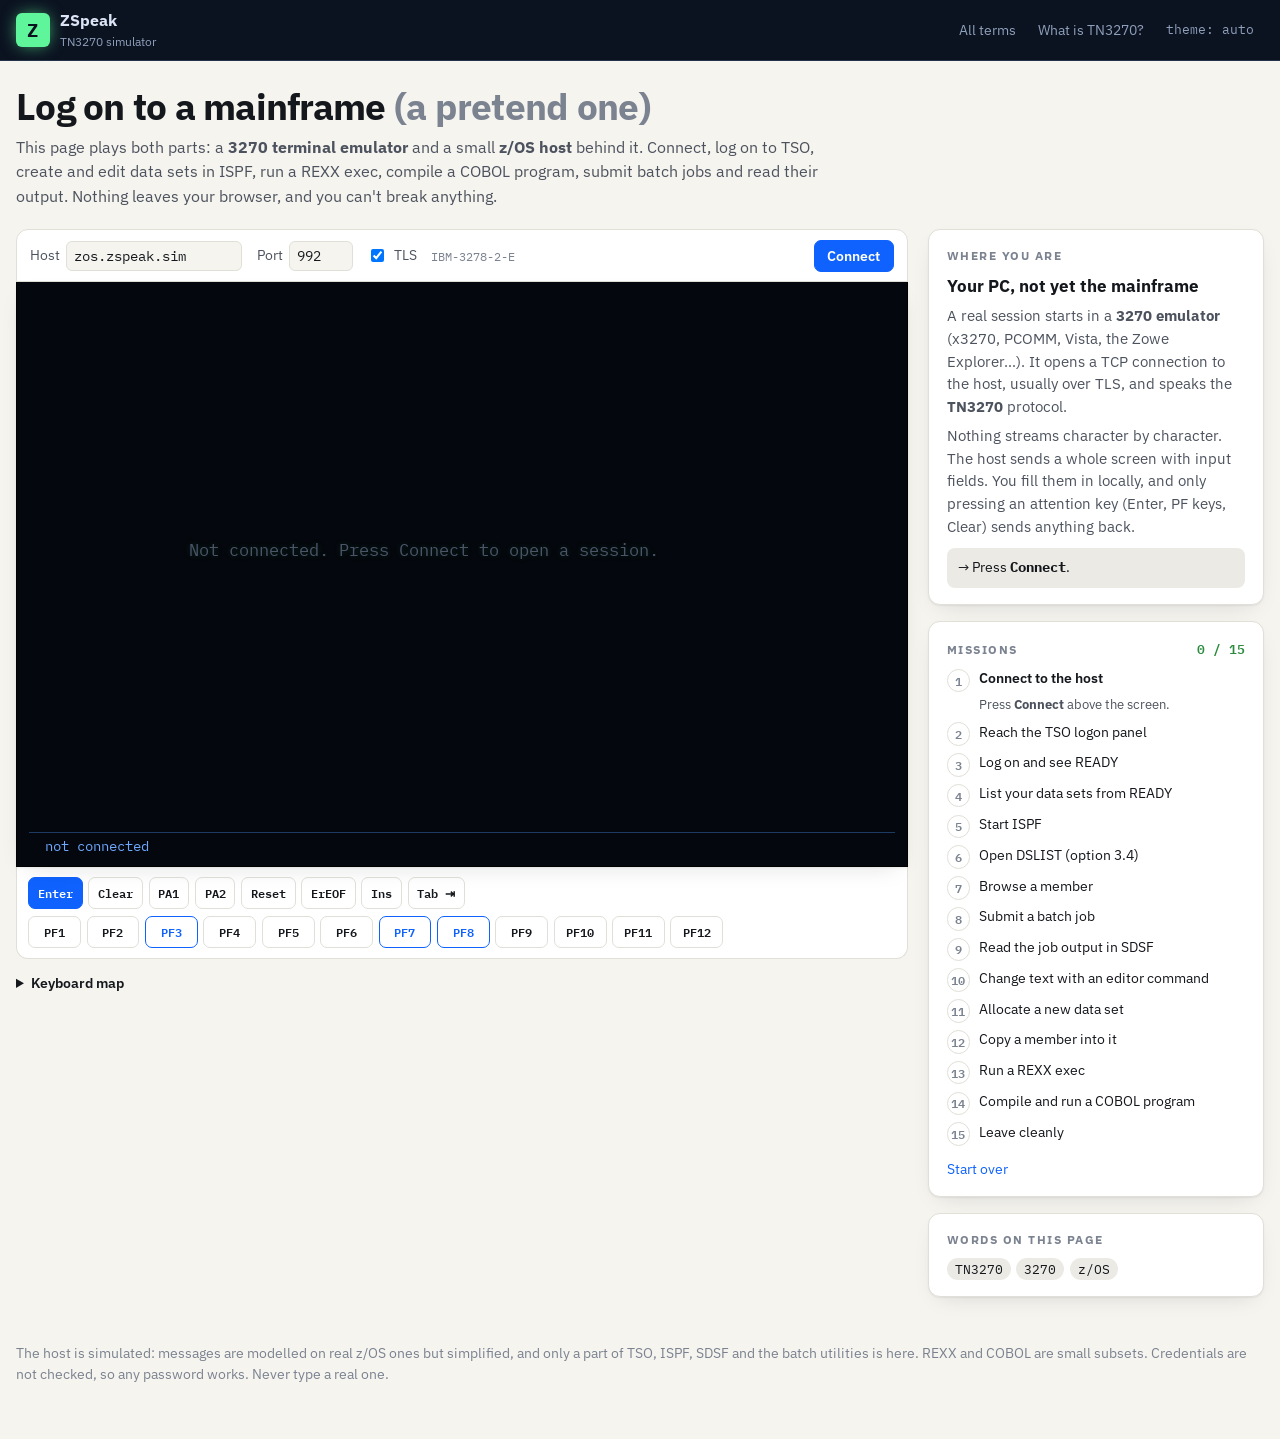
<file: static/tn3270/index.html>
<!doctype html>
<html lang="en" data-theme="auto">
<head>
  <meta charset="utf-8">
  <meta name="viewport" content="width=device-width, initial-scale=1">
  <title>TN3270 Simulator · ZSpeak</title>
  <meta name="description" content="Connect to a simulated z/OS mainframe in your browser: log on to TSO, run commands, use ISPF, submit JCL and read the output in SDSF.">
  <script>
    (function () {
      try {
        var t = localStorage.getItem('zspeak-theme');
        if (t === 'light' || t === 'dark') document.documentElement.setAttribute('data-theme', t);
      } catch (e) {}
    })();
  </script>
  <link rel="preconnect" href="https://fonts.googleapis.com">
  <link rel="preconnect" href="https://fonts.gstatic.com" crossorigin>
  <link href="https://fonts.googleapis.com/css2?family=IBM+Plex+Mono:wght@400;600&family=IBM+Plex+Sans:wght@400;600;700&display=swap" rel="stylesheet">
  <link rel="stylesheet" href="sim.css">
  <link rel="icon" href="data:image/svg+xml,<svg xmlns='http://www.w3.org/2000/svg' viewBox='0 0 32 32'><rect width='32' height='32' rx='6' fill='%230b1220'/><text x='16' y='24' font-size='22' font-family='monospace' font-weight='700' text-anchor='middle' fill='%235ff59a'>Z</text></svg>">
</head>
<body>
  <header class="site-head">
    <div class="wrap head-inner">
      <a class="brand" href="../">
        <span class="brand-mark">Z</span>
        <span class="brand-text"><strong>ZSpeak</strong><small>TN3270 simulator</small></span>
      </a>
      <nav class="site-nav">
        <a href="../terms/">All terms</a>
        <a href="../terms/tn3270/">What is TN3270?</a>
        <button class="theme-btn" id="theme-btn" type="button">theme: auto</button>
      </nav>
    </div>
  </header>

  <main class="wrap sim">
    <section class="intro">
      <h1>Log on to a mainframe <span class="muted">(a pretend one)</span></h1>
      <p>This page plays both parts: a <b>3270 terminal emulator</b> and a small <b>z/OS host</b> behind it.
        Connect, log on to TSO, create and edit data sets in ISPF, run a REXX exec, compile a COBOL program, submit batch jobs and read their output.
        Nothing leaves your browser, and you can't break anything.</p>
    </section>

    <div class="layout">
      <section class="term-col" aria-label="Terminal">
        <form class="connbar" id="connbar" autocomplete="off">
          <label>Host <input id="host" value="zos.zspeak.sim" spellcheck="false"></label>
          <label class="port">Port <input id="port" value="992" inputmode="numeric"></label>
          <label class="chk"><input type="checkbox" id="tls" checked> TLS</label>
          <span class="model" title="Model 2 = 24 rows x 80 columns">IBM-3278-2-E</span>
          <button type="submit" id="connect" class="btn primary">Connect</button>
        </form>

        <div class="term" id="term">
          <pre id="screen" class="screen" aria-live="polite" aria-label="3270 screen, 24 by 80"></pre>
          <div id="oia" class="oia" aria-label="Operator information area"></div>
          <textarea id="kbd" class="kbd" aria-label="Terminal keyboard input" autocapitalize="off" autocomplete="off" autocorrect="off" spellcheck="false"></textarea>
        </div>

        <div class="keys" id="keys" aria-label="3270 keys">
          <div class="keyrow">
            <button data-aid="ENTER" class="btn primary" title="Enter (Return)">Enter</button>
            <button data-aid="CLEAR" class="btn" title="Esc">Clear</button>
            <button data-aid="PA1" class="btn" title="Alt+1 — Attention">PA1</button>
            <button data-aid="PA2" class="btn" title="Alt+2 — Reshow">PA2</button>
            <button data-key="Reset" class="btn" title="Alt+R — unlock the keyboard after an error">Reset</button>
            <button data-key="EraseEOF" class="btn" title="End — erase to end of field">ErEOF</button>
            <button data-key="Insert" class="btn" title="Insert — toggle insert mode">Ins</button>
            <button data-key="Tab" class="btn" title="Tab — next input field">Tab ⇥</button>
          </div>
          <div class="keyrow pf" id="pfrow"></div>
        </div>

        <details class="keymap">
          <summary>Keyboard map</summary>
          <table>
            <tr><th>3270 key</th><th>On your keyboard</th><th>What it does</th></tr>
            <tr><td>Enter</td><td><kbd>Return</kbd></td><td>Sends the screen to the host. Nothing reaches z/OS until you press it.</td></tr>
            <tr><td>PF1–PF12</td><td><kbd>F1</kbd>–<kbd>F12</kbd> (Shift = PF13–24)</td><td>Program function keys. F3 = back/exit, F5/F6 = repeat find/change in the editor, F7/F8 = scroll up/down, F12 = cancel. Mac: use the buttons, <kbd>fn</kbd>, or <kbd>PgUp</kbd>/<kbd>PgDn</kbd> for F7/F8.</td></tr>
            <tr><td>Clear</td><td><kbd>Esc</kbd></td><td>Wipes the screen and tells the host.</td></tr>
            <tr><td>PA1 / PA2</td><td><kbd>Alt</kbd>+<kbd>1</kbd> / <kbd>Alt</kbd>+<kbd>2</kbd></td><td>Attention (interrupt) / reshow the screen.</td></tr>
            <tr><td>Tab / Back-tab</td><td><kbd>Tab</kbd> / <kbd>Shift</kbd>+<kbd>Tab</kbd></td><td>Jump between input fields. You can only type in input fields.</td></tr>
            <tr><td>Erase EOF</td><td><kbd>End</kbd></td><td>Blanks the rest of the field. Use it before retyping.</td></tr>
            <tr><td>Insert</td><td><kbd>Insert</kbd> or <kbd>Ctrl</kbd>+<kbd>I</kbd></td><td>Overtype is the default, like a real 3270.</td></tr>
            <tr><td>Reset</td><td><kbd>Alt</kbd>+<kbd>R</kbd></td><td>Clears an <code>X</code> error in the status line.</td></tr>
            <tr><td>New line</td><td><kbd>Shift</kbd>+<kbd>Return</kbd></td><td>Cursor to the first field on the next line.</td></tr>
          </table>
        </details>
      </section>

      <aside class="guide" aria-label="Guide">
        <div class="card where">
          <h2>Where you are</h2>
          <div id="where"></div>
        </div>
        <div class="card">
          <div class="card-head">
            <h2>Missions</h2>
            <span id="score" class="score"></span>
          </div>
          <ol id="missions" class="missions"></ol>
          <button type="button" id="reset-missions" class="link">Start over</button>
        </div>
        <div class="card">
          <h2>Words on this page</h2>
          <p class="chips" id="words"></p>
        </div>
      </aside>
    </div>
  </main>

  <footer class="foot wrap">
    <p class="muted">The host is simulated: messages are modelled on real z/OS ones but simplified, and only a part of TSO, ISPF, SDSF and the batch utilities is here. REXX and COBOL are small subsets.
      Credentials are not checked, so any password works. Never type a real one.</p>
  </footer>

  <script src="host.js"></script>
  <script src="ui.js"></script>
</body>
</html>
</file>
<file: static/tn3270/sim.css>
/* ZSpeak TN3270 simulator: page chrome reuses the ZSpeak tokens; the
   terminal keeps classic 3279 colours in both themes. */
:root {
  --bg: #f5f4ef; --panel: #fff; --ink: #14171c; --ink-soft: #4d535e; --ink-faint: #7b8290;
  --line: #e0dfd8; --accent: #0f62fe; --chip: #ebeae4;
  --shadow: 0 1px 2px rgba(20, 23, 28, .06), 0 8px 24px -12px rgba(20, 23, 28, .18);
  --con-bg: #0b1220; --con-bg-2: #111b2e; --con-line: #24314a; --con-ink: #dbe5f5; --con-soft: #8fa0bb;
  --phosphor: #5ff59a; --amber: #ffc857; --done: #2b8a3e;
  --radius: 12px;
  --mono: "IBM Plex Mono", ui-monospace, "SF Mono", Menlo, Consolas, monospace;
  --sans: "IBM Plex Sans", -apple-system, BlinkMacSystemFont, "Segoe UI", Helvetica, Arial, sans-serif;
  /* 3279 colours */
  --t-bg: #04070d; --t-blue: #6ea8ff; --t-green: #4ef08a; --t-turq: #4fe3e0; --t-white: #f2f5f8;
  --t-yellow: #ffe066; --t-red: #ff6b6b; --t-pink: #ff8ad8;
}
@media (prefers-color-scheme: dark) {
  :root:not([data-theme="light"]) {
    --bg: #0a0d12; --panel: #131821; --ink: #e8ebf0; --ink-soft: #a9b1bf; --ink-faint: #78808e;
    --line: #232a36; --accent: #78a9ff; --chip: #1b222e; --done: #5ff59a;
    --shadow: 0 1px 2px rgba(0, 0, 0, .4), 0 10px 28px -14px rgba(0, 0, 0, .7);
    --con-bg: #070b14; --con-bg-2: #0d1524;
  }
}
:root[data-theme="dark"] {
  --bg: #0a0d12; --panel: #131821; --ink: #e8ebf0; --ink-soft: #a9b1bf; --ink-faint: #78808e;
  --line: #232a36; --accent: #78a9ff; --chip: #1b222e; --done: #5ff59a;
  --shadow: 0 1px 2px rgba(0, 0, 0, .4), 0 10px 28px -14px rgba(0, 0, 0, .7);
  --con-bg: #070b14; --con-bg-2: #0d1524;
}

* { box-sizing: border-box; }
html { -webkit-text-size-adjust: 100%; }
body { margin: 0; background: var(--bg); color: var(--ink); font: 16px/1.55 var(--sans); }
a { color: var(--accent); text-decoration: none; }
a:hover { text-decoration: underline; }
:focus-visible { outline: 2px solid var(--accent); outline-offset: 2px; border-radius: 4px; }
code { font-family: var(--mono); font-size: .88em; background: var(--chip); padding: .1em .35em; border-radius: 4px; }
kbd { font-family: var(--mono); font-size: .78em; border: 1px solid currentColor; border-bottom-width: 2px; border-radius: 5px; padding: .02em .38em; opacity: .85; white-space: nowrap; }
.wrap { max-width: 82rem; margin: 0 auto; padding: 0 1rem; }
.muted { color: var(--ink-faint); }

/* header (same as ZSpeak) */
.site-head { background: var(--con-bg); color: var(--con-ink); border-bottom: 1px solid var(--con-line); }
.head-inner { display: flex; align-items: center; justify-content: space-between; gap: .5rem 1rem; min-height: 3.5rem; padding-block: .5rem; flex-wrap: wrap; }
.brand { display: flex; align-items: center; gap: .65rem; color: inherit; }
.brand:hover { text-decoration: none; }
.brand-mark { width: 2.1rem; height: 2.1rem; display: grid; place-items: center; border-radius: 6px; background: var(--phosphor); color: var(--con-bg); font: 700 1.2rem/1 var(--mono); box-shadow: 0 0 18px -4px var(--phosphor); }
.brand-text strong { display: block; font-size: 1rem; }
.brand-text small { display: block; color: var(--con-soft); font-size: .76rem; }
.site-nav { display: flex; align-items: center; gap: .2rem; font-size: .9rem; flex-wrap: wrap; }
.site-nav a, .theme-btn { color: var(--con-soft); padding: .35rem .6rem; border-radius: 6px; background: none; border: 0; font: inherit; cursor: pointer; }
.site-nav a:hover, .theme-btn:hover { color: var(--con-ink); background: var(--con-bg-2); text-decoration: none; }
.theme-btn { font-family: var(--mono); font-size: .8rem; }

.intro h1 { font-size: clamp(1.6rem, 4vw, 2.3rem); line-height: 1.1; letter-spacing: -.02em; margin: 1.6rem 0 .5rem; }
.intro p { max-width: 52rem; color: var(--ink-soft); margin: 0 0 1.25rem; }

.layout { display: grid; grid-template-columns: minmax(0, 1fr) 21rem; gap: 1.25rem; align-items: start; }
@media (max-width: 1100px) { .layout { grid-template-columns: minmax(0, 1fr); } }

/* connection bar */
.connbar { display: flex; flex-wrap: wrap; gap: .5rem .9rem; align-items: center; background: var(--panel); border: 1px solid var(--line); border-radius: var(--radius) var(--radius) 0 0; padding: .6rem .8rem; font-size: .88rem; color: var(--ink-soft); }
.connbar label { display: flex; align-items: center; gap: .4rem; }
.connbar input:not([type]) , .connbar input[inputmode] { font: .88rem var(--mono); width: 11rem; padding: .3rem .45rem; border: 1px solid var(--line); border-radius: 6px; background: var(--bg); color: var(--ink); }
.connbar .port input { width: 4rem; }
.connbar .model { font: .78rem var(--mono); color: var(--ink-faint); }
.connbar .btn { margin-left: auto; }

.btn { font: 600 .85rem var(--sans); padding: .38rem .8rem; border-radius: 7px; border: 1px solid var(--line); background: var(--panel); color: var(--ink); cursor: pointer; }
.btn:hover { border-color: var(--ink-faint); }
.btn.primary { background: var(--accent); border-color: var(--accent); color: #fff; }
:root[data-theme="dark"] .btn.primary { color: #0a0d12; }
@media (prefers-color-scheme: dark) { :root:not([data-theme="light"]) .btn.primary { color: #0a0d12; } }
.link { background: none; border: 0; padding: 0; color: var(--accent); font: inherit; font-size: .85rem; cursor: pointer; }

/* the terminal */
.term { position: relative; background: var(--t-bg); border: 1px solid #000; border-top: 0; padding: 14px 12px 8px; container-type: inline-size; cursor: text; box-shadow: var(--shadow); }
.term.focused { outline: 2px solid color-mix(in srgb, var(--t-green) 55%, transparent); outline-offset: -2px; }
.screen {
  margin: 0; padding: 0; background: none; border: 0; overflow: hidden;
  font-family: var(--mono); font-size: min(17px, calc((100cqw - 2px) / 48.2)); line-height: 1.3;
  width: 80ch; max-width: 100%; height: calc(24 * 1.3em); color: var(--t-green);
  text-shadow: 0 0 6px rgba(78, 240, 138, .18); white-space: pre; user-select: none;
}
.screen .b { color: var(--t-blue); }
.screen .g { color: var(--t-green); }
.screen .t { color: var(--t-turq); }
.screen .w { color: var(--t-white); }
.screen .y { color: var(--t-yellow); }
.screen .r { color: var(--t-red); }
.screen .p { color: var(--t-pink); }
.screen .in { color: var(--t-green); text-decoration: underline; text-decoration-color: rgba(78, 240, 138, .45); text-underline-offset: 3px; }
.screen .in.plain { text-decoration: none; }
.screen .in.t { color: var(--t-turq); }
.screen .in.pre { color: var(--t-turq); text-decoration: none; }
.screen .in.data { text-decoration: none; }
.screen .in.pre.hot { color: var(--t-yellow); }
/* editor syntax colours (HILITE) */
.screen .in.c-b { color: var(--t-blue); }
.screen .in.c-t { color: var(--t-turq); }
.screen .in.c-w { color: var(--t-white); }
.screen .in.c-y { color: var(--t-yellow); }
.screen .in.c-r { color: var(--t-red); }
.screen .cur { background: var(--t-green); color: var(--t-bg); text-shadow: none; animation: blink 1.05s steps(1) infinite; }
.screen.ins .cur { background: none; color: inherit; box-shadow: inset 0 -3px 0 var(--t-green); }
.term:not(.focused) .screen .cur { animation: none; background: none; color: inherit; box-shadow: inset 0 0 0 1px var(--t-green); }
@keyframes blink { 50% { background: none; color: inherit; } }
.screen .idle { color: #4a5568; }

.oia { display: flex; gap: 1.5ch; font: min(14px, calc((100cqw - 2px) / 58)) / 1.6 var(--mono); color: var(--t-blue); border-top: 1px solid #1d3a63; margin-top: 6px; padding-top: 2px; white-space: pre; overflow: hidden; }
.oia .lock { color: var(--t-yellow); }
.oia .err { color: var(--t-red); }
.oia .grow { flex: 1; }
.kbd { position: absolute; left: 0; top: 0; width: 1px; height: 1px; opacity: 0; border: 0; padding: 0; resize: none; font-size: 16px; }

.keys { background: var(--panel); border: 1px solid var(--line); border-top: 0; border-radius: 0 0 var(--radius) var(--radius); padding: .6rem .7rem; display: grid; gap: .45rem; }
.keyrow { display: flex; flex-wrap: wrap; gap: .35rem; }
.keyrow .btn { font-family: var(--mono); font-weight: 600; font-size: .78rem; padding: .32rem .55rem; }
.keyrow.pf .btn { min-width: 3.3rem; }
.keyrow .btn.hot { border-color: var(--accent); color: var(--accent); }

.keymap { margin-top: .9rem; font-size: .88rem; color: var(--ink-soft); }
.keymap summary { cursor: pointer; font-weight: 600; color: var(--ink); }
.keymap table { border-collapse: collapse; margin-top: .5rem; width: 100%; }
.keymap th, .keymap td { text-align: left; padding: .35rem .5rem; border-bottom: 1px solid var(--line); vertical-align: top; }
.keymap td:first-child { font-family: var(--mono); white-space: nowrap; color: var(--ink); }

/* the guide */
.guide { display: grid; gap: 1rem; }
.card { background: var(--panel); border: 1px solid var(--line); border-radius: var(--radius); padding: 1rem 1.1rem; box-shadow: var(--shadow); }
.card h2 { font-size: .78rem; text-transform: uppercase; letter-spacing: .12em; color: var(--ink-faint); margin: 0 0 .5rem; }
.card-head { display: flex; justify-content: space-between; align-items: baseline; }
.score { font: 600 .8rem var(--mono); color: var(--done); }
.where h3 { margin: 0 0 .35rem; font-size: 1.05rem; }
.where p { margin: .35rem 0; font-size: .92rem; color: var(--ink-soft); }
.where .try { margin-top: .6rem; padding: .55rem .7rem; background: var(--chip); border-radius: 8px; font-size: .88rem; color: var(--ink); }
.where .try b { font-family: var(--mono); }
.missions { list-style: none; padding: 0; margin: 0 0 .6rem; counter-reset: m; display: grid; gap: .35rem; }
.missions li { counter-increment: m; display: grid; grid-template-columns: 1.6rem 1fr; gap: .15rem .4rem; font-size: .9rem; }
.missions li::before { content: counter(m); width: 1.35rem; height: 1.35rem; border-radius: 50%; display: grid; place-items: center; font: 600 .72rem var(--mono); border: 1.5px solid var(--line); color: var(--ink-faint); margin-top: .1rem; }
.missions li.done::before { content: "✓"; background: var(--done); border-color: var(--done); color: var(--panel); }
.missions li.done .m-title { color: var(--ink-faint); text-decoration: line-through; text-decoration-color: color-mix(in srgb, var(--ink-faint) 50%, transparent); }
.missions li.next .m-title { font-weight: 600; }
.missions .m-how { grid-column: 2; font-size: .82rem; color: var(--ink-soft); }
.missions li:not(.next) .m-how { display: none; }
.missions code { font-size: .8em; }
.chips { display: flex; flex-wrap: wrap; gap: .35rem; margin: 0; }
.chips a { font: .8rem var(--mono); background: var(--chip); color: var(--ink); padding: .18rem .5rem; border-radius: 999px; }
.chips a:hover { background: var(--accent); color: #fff; text-decoration: none; }

.foot { padding-block: 2rem 2.5rem; font-size: .85rem; }

@media (max-width: 640px) {
  .connbar input:not([type]) { width: 9rem; }
  .connbar .model { display: none; }
  .term { padding: 10px 6px 6px; }
}
</file>
